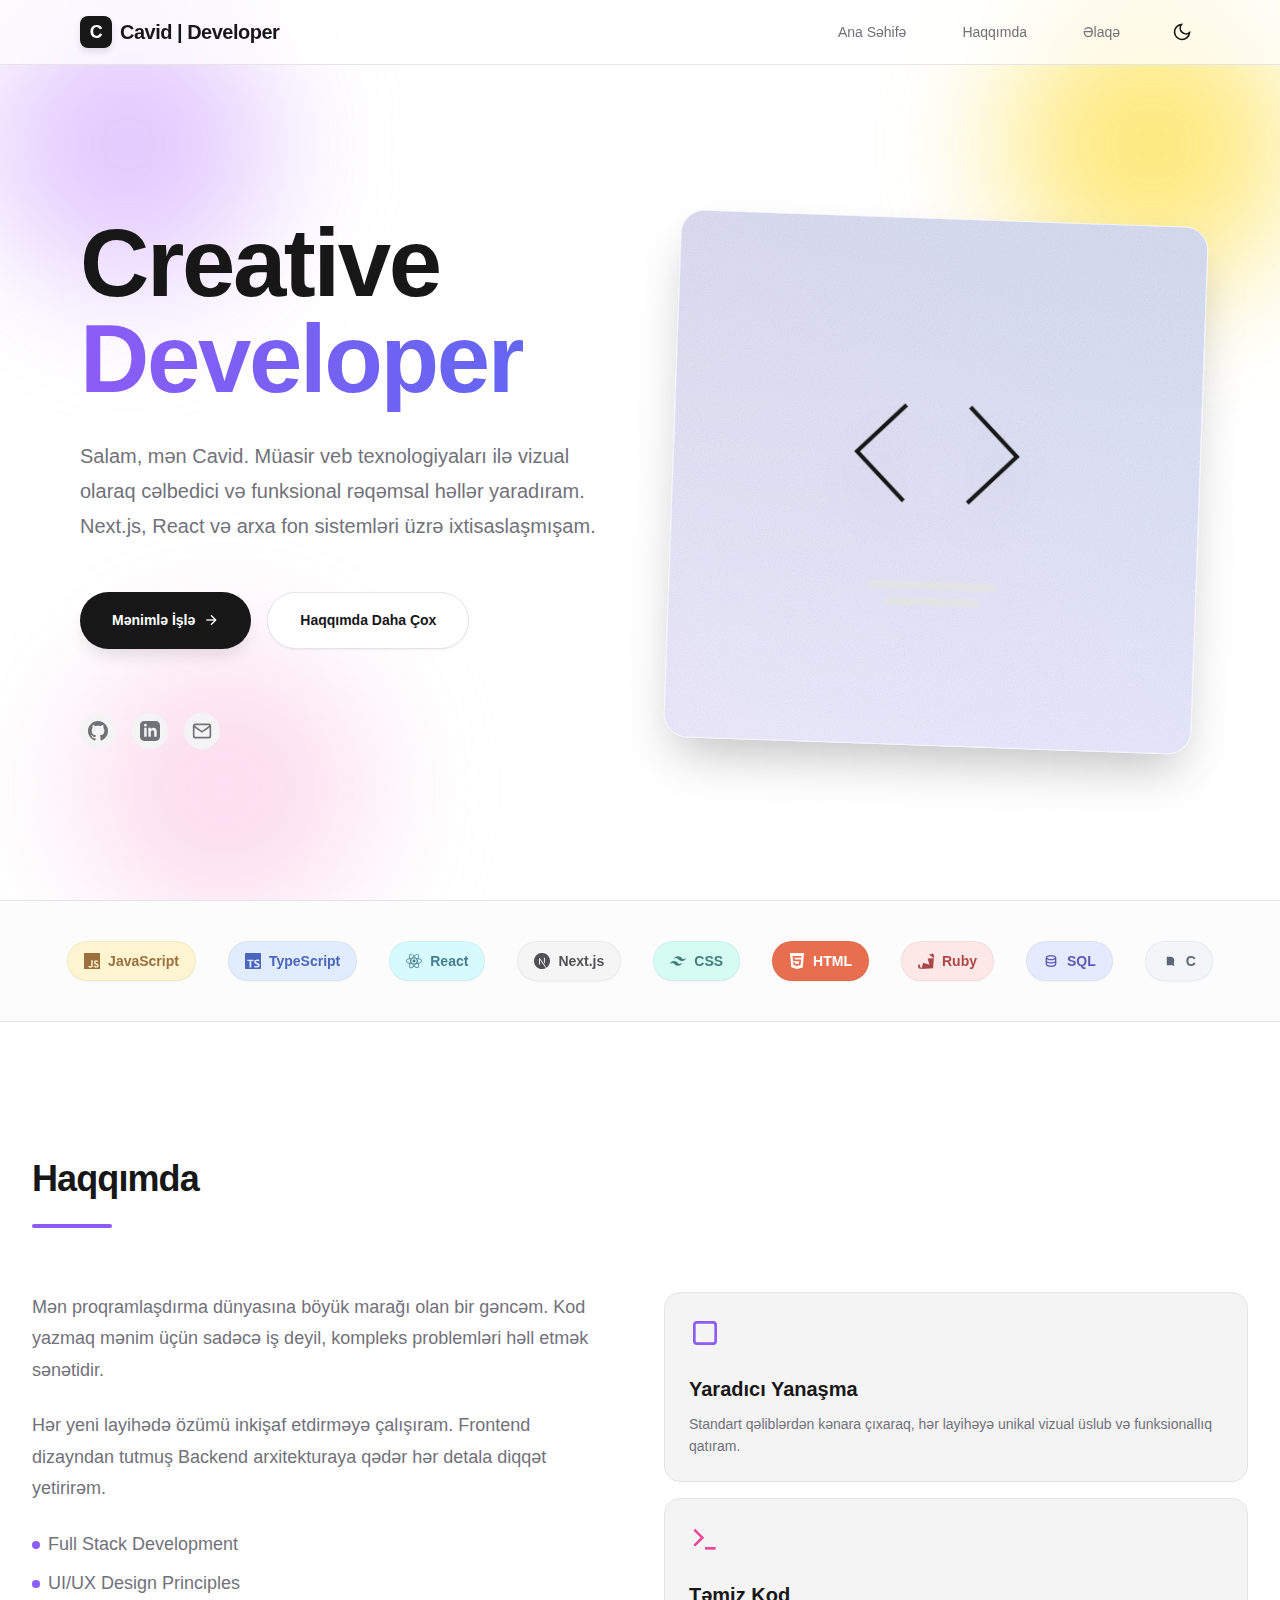
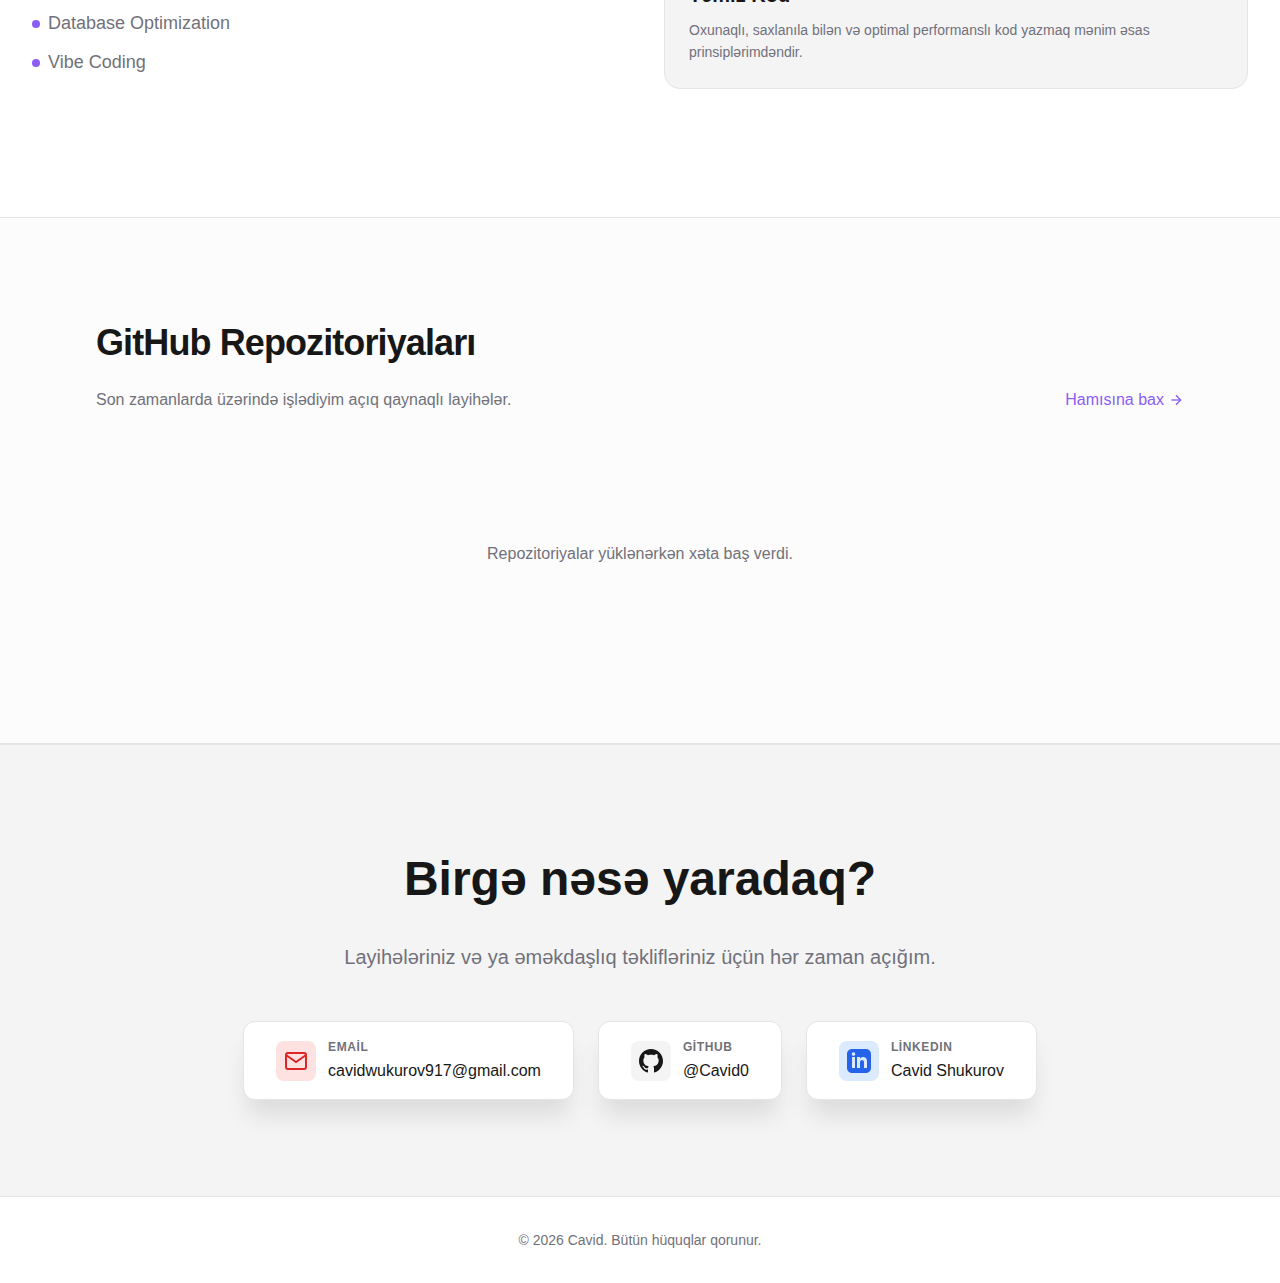
<file: index.html>
<!DOCTYPE html>
<html lang="az">
<head>
    <meta charset="UTF-8">
    <meta name="viewport" content="width=device-width, initial-scale=1.0">
    <title>Cavid | Developer</title>
    <link rel="stylesheet" href="styles.css">
</head>
<body>

    <nav class="navbar">
        <div class="nav-container">
            <div class="nav-logo">
                <a href="index.html" class="logo-link">
                    <span class="logo-box">C</span>
                    Cavid | Developer
                </a>
            </div>
            <div class="nav-menu">
                <a href="#hero" class="nav-link">Ana Səhifə</a>
                <a href="#about" class="nav-link">Haqqımda</a>
                <a href="#contact" class="nav-link">Əlaqə</a>
                <button id="theme-toggle" class="theme-toggle" aria-label="Toggle theme">
                    <svg class="sun-icon" width="20" height="20" viewBox="0 0 24 24" fill="none" stroke="currentColor" stroke-width="2">
                        <circle cx="12" cy="12" r="5"></circle>
                        <line x1="12" y1="1" x2="12" y2="3"></line>
                        <line x1="12" y1="21" x2="12" y2="23"></line>
                        <line x1="4.22" y1="4.22" x2="5.64" y2="5.64"></line>
                        <line x1="18.36" y1="18.36" x2="19.78" y2="19.78"></line>
                        <line x1="1" y1="12" x2="3" y2="12"></line>
                        <line x1="21" y1="12" x2="23" y2="12"></line>
                        <line x1="4.22" y1="19.78" x2="5.64" y2="18.36"></line>
                        <line x1="18.36" y1="5.64" x2="19.78" y2="4.22"></line>
                    </svg>
                    <svg class="moon-icon" width="20" height="20" viewBox="0 0 24 24" fill="none" stroke="currentColor" stroke-width="2">
                        <path d="M21 12.79A9 9 0 1 1 11.21 3 7 7 0 0 0 21 12.79z"></path>
                    </svg>
                </button>
            </div>
        </div>
    </nav>

    <main>

        <section id="hero" class="hero-section">
            <div class="blob blob-1"></div>
            <div class="blob blob-2"></div>
            <div class="blob blob-3"></div>

            <div class="hero-container">
                <div class="hero-content">
                    <h1 class="hero-title">
                        Creative <br>
                        <span class="gradient-text">Developer</span>
                    </h1>
                    
                    <p class="hero-description">
                        Salam, mən <strong>Cavid</strong>. Müasir veb texnologiyaları ilə vizual olaraq cəlbedici və funksional rəqəmsal həllər yaradıram. Next.js, React və arxa fon sistemləri üzrə ixtisaslaşmışam.
                    </p>
                    
                    <div class="hero-buttons">
                        <a href="#contact" class="btn btn-primary">
                            Mənimlə İşlə
                            <svg width="16" height="16" viewBox="0 0 24 24" fill="none" stroke="currentColor" stroke-width="2">
                                <line x1="5" y1="12" x2="19" y2="12"></line>
                                <polyline points="12 5 19 12 12 19"></polyline>
                            </svg>
                        </a>
                        <a href="#about" class="btn btn-secondary">Haqqımda Daha Çox</a>
                    </div>

                    <div class="social-links">
                        <a href="https://github.com/Cavid0" target="_blank" class="social-link" aria-label="GitHub">
                            <svg width="20" height="20" viewBox="0 0 24 24" fill="currentColor">
                                <path d="M12 0c-6.626 0-12 5.373-12 12 0 5.302 3.438 9.8 8.207 11.387.599.111.793-.261.793-.577v-2.234c-3.338.726-4.033-1.416-4.033-1.416-.546-1.387-1.333-1.756-1.333-1.756-1.089-.745.083-.729.083-.729 1.205.084 1.839 1.237 1.839 1.237 1.07 1.834 2.807 1.304 3.492.997.107-.775.418-1.305.762-1.604-2.665-.305-5.467-1.334-5.467-5.931 0-1.311.469-2.381 1.236-3.221-.124-.303-.535-1.524.117-3.176 0 0 1.008-.322 3.301 1.23.957-.266 1.983-.399 3.003-.404 1.02.005 2.047.138 3.006.404 2.291-1.552 3.297-1.23 3.297-1.23.653 1.653.242 2.874.118 3.176.77.84 1.235 1.911 1.235 3.221 0 4.609-2.807 5.624-5.479 5.921.43.372.823 1.102.823 2.222v3.293c0 .319.192.694.801.576 4.765-1.589 8.199-6.086 8.199-11.386 0-6.627-5.373-12-12-12z"/>
                            </svg>
                        </a>
                        <a href="https://www.linkedin.com/in/cavid-shukurov-2129152b2/" target="_blank" class="social-link" aria-label="LinkedIn">
                            <svg width="20" height="20" viewBox="0 0 24 24" fill="currentColor">
                                <path d="M19 0h-14c-2.761 0-5 2.239-5 5v14c0 2.761 2.239 5 5 5h14c2.762 0 5-2.239 5-5v-14c0-2.761-2.238-5-5-5zm-11 19h-3v-11h3v11zm-1.5-12.268c-.966 0-1.75-.79-1.75-1.764s.784-1.764 1.75-1.764 1.75.79 1.75 1.764-.783 1.764-1.75 1.764zm13.5 12.268h-3v-5.604c0-3.368-4-3.113-4 0v5.604h-3v-11h3v1.765c1.396-2.586 7-2.777 7 2.476v6.759z"/>
                            </svg>
                        </a>
                        <a href="mailto:cavidwukurov917@gmail.com" class="social-link" aria-label="Email">
                            <svg width="20" height="20" viewBox="0 0 24 24" fill="none" stroke="currentColor" stroke-width="2">
                                <path d="M4 4h16c1.1 0 2 .9 2 2v12c0 1.1-.9 2-2 2H4c-1.1 0-2-.9-2-2V6c0-1.1.9-2 2-2z"></path>
                                <polyline points="22,6 12,13 2,6"></polyline>
                            </svg>
                        </a>
                    </div>
                </div>
                
                <div class="hero-visual">
                    <div class="visual-card">
                        <div class="visual-noise"></div>
                        <div class="visual-gradient"></div>
                        <div class="visual-content">
                            <svg class="code-icon" viewBox="0 0 24 24" fill="none" stroke="currentColor" stroke-width="0.5">
                                <polyline points="16 18 22 12 16 6"></polyline>
                                <polyline points="8 6 2 12 8 18"></polyline>
                            </svg>
                            <div class="placeholder-lines">
                                <div class="placeholder-line"></div>
                                <div class="placeholder-line short"></div>
                            </div>
                        </div>
                    </div>
                </div>
            </div>
        </section>


        <section class="tech-stack-section">
            <div class="tech-container">
                <div class="skill-badge skill-javascript">
                    <svg width="16" height="16" viewBox="0 0 24 24" fill="currentColor">
                        <path d="M0 0h24v24H0V0zm22.034 18.276c-.175-1.095-.888-2.015-3.003-2.873-.736-.345-1.554-.585-1.797-1.14-.091-.33-.105-.51-.046-.705.15-.646.915-.84 1.515-.66.39.12.75.42.976.9 1.034-.676 1.034-.676 1.755-1.125-.27-.42-.404-.601-.586-.78-.63-.705-1.469-1.065-2.834-1.034l-.705.089c-.676.165-1.32.525-1.71 1.005-1.14 1.291-.811 3.541.569 4.471 1.365 1.02 3.361 1.244 3.616 2.205.24 1.17-.87 1.545-1.966 1.41-.811-.18-1.26-.586-1.755-1.336l-1.83 1.051c.21.48.45.689.81 1.109 1.74 1.756 6.09 1.666 6.871-1.004.029-.09.24-.705.074-1.65l.046.067zm-8.983-7.245h-2.248c0 1.938-.009 3.864-.009 5.805 0 1.232.063 2.363-.138 2.711-.33.689-1.18.601-1.566.48-.396-.196-.597-.466-.83-.855-.063-.105-.11-.196-.127-.196l-1.825 1.125c.305.63.75 1.172 1.324 1.517.855.51 2.004.675 3.207.405.783-.226 1.458-.691 1.811-1.411.51-.93.402-2.07.397-3.346.012-2.054 0-4.109 0-6.179l.004-.056z"/>
                    </svg>
                    <span>JavaScript</span>
                </div>
                <div class="skill-badge skill-typescript">
                    <svg width="16" height="16" viewBox="0 0 24 24" fill="currentColor">
                        <path d="M1.125 0C.502 0 0 .502 0 1.125v21.75C0 23.498.502 24 1.125 24h21.75c.623 0 1.125-.502 1.125-1.125V1.125C24 .502 23.498 0 22.875 0zm17.363 9.75c.612 0 1.154.037 1.627.111a6.38 6.38 0 0 1 1.306.34v2.458a3.95 3.95 0 0 0-.643-.361 5.093 5.093 0 0 0-.717-.26 5.453 5.453 0 0 0-1.426-.2c-.3 0-.573.028-.819.086a2.1 2.1 0 0 0-.623.242c-.17.104-.3.229-.393.374a.888.888 0 0 0-.14.49c0 .196.053.373.156.529.104.156.252.304.443.444s.423.276.696.41c.273.135.582.274.926.416.47.197.892.407 1.266.628.374.222.695.473.963.753.268.279.472.598.614.957.142.359.214.776.214 1.253 0 .657-.125 1.21-.373 1.656a3.033 3.033 0 0 1-1.012 1.085 4.38 4.38 0 0 1-1.487.596c-.566.12-1.163.18-1.79.18a9.916 9.916 0 0 1-1.84-.164 5.544 5.544 0 0 1-1.512-.493v-2.63a5.033 5.033 0 0 0 3.237 1.2c.333 0 .624-.03.872-.09.249-.06.456-.144.623-.25.166-.108.29-.234.373-.38a1.023 1.023 0 0 0-.074-1.089 2.12 2.12 0 0 0-.537-.5 5.597 5.597 0 0 0-.807-.444 27.72 27.72 0 0 0-1.007-.436c-.918-.383-1.602-.852-2.053-1.405-.45-.553-.676-1.222-.676-2.005 0-.614.123-1.141.369-1.582.246-.441.58-.804 1.004-1.089a4.494 4.494 0 0 1 1.47-.629 7.536 7.536 0 0 1 1.77-.201zm-15.113.188h9.563v2.166H9.506v9.646H6.789v-9.646H3.375z"/>
                    </svg>
                    <span>TypeScript</span>
                </div>
                <div class="skill-badge skill-react">
                    <svg width="16" height="16" viewBox="0 0 24 24" fill="currentColor">
                        <path d="M14.23 12.004a2.236 2.236 0 0 1-2.235 2.236 2.236 2.236 0 0 1-2.236-2.236 2.236 2.236 0 0 1 2.235-2.236 2.236 2.236 0 0 1 2.236 2.236zm2.648-10.69c-1.346 0-3.107.96-4.888 2.622-1.78-1.653-3.542-2.602-4.887-2.602-.41 0-.783.093-1.106.278-1.375.793-1.683 3.264-.973 6.365C1.98 8.917 0 10.42 0 12.004c0 1.59 1.99 3.097 5.043 4.03-.704 3.113-.39 5.588.988 6.38.32.187.69.275 1.102.275 1.345 0 3.107-.96 4.888-2.624 1.78 1.654 3.542 2.603 4.887 2.603.41 0 .783-.09 1.106-.275 1.374-.792 1.683-3.263.973-6.365C22.02 15.096 24 13.59 24 12.004c0-1.59-1.99-3.097-5.043-4.032.704-3.11.39-5.587-.988-6.38-.318-.184-.688-.277-1.092-.278zm-.005 1.09v.006c.225 0 .406.044.558.127.666.382.955 1.835.73 3.704-.054.46-.142.945-.25 1.44-.96-.236-2.006-.417-3.107-.534-.66-.905-1.345-1.727-2.035-2.447 1.592-1.48 3.087-2.292 4.105-2.295zm-9.77.02c1.012 0 2.514.808 4.11 2.28-.686.72-1.37 1.537-2.02 2.442-1.107.117-2.154.298-3.113.538-.112-.49-.195-.964-.254-1.42-.23-1.868.054-3.32.714-3.707.19-.09.4-.127.563-.132zm4.882 3.05c.455.468.91.992 1.36 1.564-.44-.02-.89-.034-1.345-.034-.46 0-.915.01-1.36.034.44-.572.895-1.096 1.345-1.565zM12 8.1c.74 0 1.477.034 2.202.093.406.582.802 1.203 1.183 1.86.372.64.71 1.29 1.018 1.946-.308.655-.646 1.31-1.013 1.95-.38.66-.773 1.288-1.18 1.87-.728.063-1.466.098-2.21.098-.74 0-1.477-.035-2.202-.093-.406-.582-.802-1.204-1.183-1.86-.372-.64-.71-1.29-1.018-1.946.303-.657.646-1.313 1.013-1.954.38-.66.773-1.286 1.18-1.868.728-.064 1.466-.098 2.21-.098zm-3.635.254c-.24.377-.48.763-.704 1.16-.225.39-.435.782-.635 1.174-.265-.656-.49-1.31-.676-1.947.64-.15 1.315-.283 2.015-.386zm7.26 0c.695.103 1.365.23 2.006.387-.18.632-.405 1.282-.66 1.933-.2-.39-.41-.783-.64-1.174-.225-.392-.465-.774-.705-1.146zm3.063.675c.484.15.944.317 1.375.498 1.732.74 2.852 1.708 2.852 2.476-.005.768-1.125 1.74-2.857 2.475-.42.18-.88.342-1.355.493-.28-.958-.646-1.956-1.1-2.98.45-1.017.81-2.01 1.085-2.964zm-13.395.004c.278.96.645 1.957 1.1 2.98-.45 1.017-.812 2.01-1.086 2.964-.484-.15-.944-.318-1.37-.5-1.732-.737-2.852-1.706-2.852-2.474 0-.768 1.12-1.742 2.852-2.476.42-.18.88-.342 1.356-.494zm11.678 4.28c.265.657.49 1.312.676 1.948-.64.157-1.316.29-2.016.39.24-.375.48-.762.705-1.158.225-.39.435-.788.636-1.18zm-9.945.02c.2.392.41.783.64 1.175.23.39.465.772.705 1.143-.695-.102-1.365-.23-2.006-.386.18-.63.406-1.282.66-1.933zM17.92 16.32c.112.493.2.968.254 1.423.23 1.868-.054 3.32-.714 3.708-.147.09-.338.128-.563.128-1.012 0-2.514-.807-4.11-2.28.686-.72 1.37-1.536 2.02-2.44 1.107-.118 2.154-.3 3.113-.54zm-11.83.01c.96.234 2.006.415 3.107.532.66.905 1.345 1.727 2.035 2.446-1.595 1.483-3.092 2.295-4.11 2.295-.22-.005-.406-.05-.553-.132-.666-.38-.955-1.834-.73-3.703.054-.46.142-.944.25-1.438zm4.56.64c.44.02.89.034 1.345.034.46 0 .915-.01 1.36-.034-.44.572-.895 1.095-1.345 1.565-.455-.47-.91-.993-1.36-1.565z"/>
                    </svg>
                    <span>React</span>
                </div>
                <div class="skill-badge skill-nextjs">
                    <svg width="16" height="16" viewBox="0 0 24 24" fill="currentColor">
                        <path d="M11.572 0c-.176 0-.31.001-.358.007a19.76 19.76 0 0 1-.364.033C7.443.346 4.25 2.185 2.228 5.012a11.875 11.875 0 0 0-2.119 5.243c-.096.659-.108.854-.108 1.747s.012 1.089.108 1.748c.652 4.506 3.86 8.292 8.209 9.695.779.25 1.6.422 2.534.525.363.04 1.935.04 2.299 0 1.611-.178 2.977-.577 4.323-1.264.207-.106.247-.134.219-.158-.02-.013-.9-1.193-1.955-2.62l-1.919-2.592-2.404-3.558a338.739 338.739 0 0 0-2.422-3.556c-.009-.002-.018 1.579-.023 3.51-.007 3.38-.01 3.515-.052 3.595a.426.426 0 0 1-.206.214c-.075.037-.14.044-.495.044H7.81l-.108-.068a.438.438 0 0 1-.157-.171l-.049-.106.005-4.703.007-4.705.072-.092a.645.645 0 0 1 .174-.143c.096-.047.134-.051.54-.051.478 0 .558.018.682.154.035.038 1.337 1.999 2.895 4.361a10760.433 10760.433 0 0 0 4.735 7.17l1.9 2.879.096-.063a12.317 12.317 0 0 0 2.466-2.163 11.944 11.944 0 0 0 2.824-6.134c.096-.66.108-.854.108-1.748 0-.893-.012-1.088-.108-1.747-.652-4.506-3.859-8.292-8.208-9.695a12.597 12.597 0 0 0-2.499-.523A33.119 33.119 0 0 0 11.573 0zm4.069 7.217c.347 0 .408.005.486.047a.473.473 0 0 1 .237.277c.018.06.023 1.365.018 4.304l-.006 4.218-.744-1.14-.746-1.14v-3.066c0-1.982.01-3.097.023-3.15a.478.478 0 0 1 .233-.296c.096-.05.13-.054.5-.054z"/>
                    </svg>
                    <span>Next.js</span>
                </div>
                <div class="skill-badge skill-tailwind">
                    <svg width="16" height="16" viewBox="0 0 24 24" fill="currentColor">
                        <path d="M12.001,4.8c-3.2,0-5.2,1.6-6,4.8c1.2-1.6,2.6-2.2,4.2-1.8c0.913,0.228,1.565,0.89,2.288,1.624 C13.666,10.618,15.027,12,18.001,12c3.2,0,5.2-1.6,6-4.8c-1.2,1.6-2.6,2.2-4.2,1.8c-0.913-0.228-1.565-0.89-2.288-1.624 C16.337,6.182,14.976,4.8,12.001,4.8z M6.001,12c-3.2,0-5.2,1.6-6,4.8c1.2-1.6,2.6-2.2,4.2-1.8c0.913,0.228,1.565,0.89,2.288,1.624 c1.177,1.194,2.538,2.576,5.512,2.576c3.2,0,5.2-1.6,6-4.8c-1.2,1.6-2.6,2.2-4.2,1.8c-0.913-0.228-1.565-0.89-2.288-1.624 C10.337,13.382,8.976,12,6.001,12z"/>
                    </svg>
                    <span>CSS</span>
                </div>                <div class="skill-badge skill-html">
                    <svg width="16" height="16" viewBox="0 0 24 24" fill="currentColor">
                        <path d="M1.5 0h21l-1.91 21.563L11.977 24l-8.565-2.438L1.5 0zm7.031 9.75l-.232-2.718 10.059.003.23-2.622L5.412 4.41l.698 8.01h9.126l-.326 3.426-2.91.804-2.955-.81-.188-2.11H6.248l.33 4.171L12 19.351l5.379-1.443.744-8.157H8.531z"/>
                    </svg>
                    <span>HTML</span>
                </div>                <div class="skill-badge skill-ruby">
                    <svg width="16" height="16" viewBox="0 0 24 24" fill="currentColor">
                        <path d="M20.156.083c3.033.525 3.893 2.598 3.829 4.77L24 4.822 22.635 22.71 4.89 23.926h.016C3.433 23.864.15 23.729 0 19.139l1.645-3 2.819 6.586.503 1.172 2.805-9.144-.03.007.016-.03 9.255 2.956-1.396-5.431-.99-3.9 8.82-.569-.615-.51L16.5 2.114 21.2 1.5l-.69-1.417h-.354z"/>
                    </svg>
                    <span>Ruby</span>
                </div>
                <div class="skill-badge skill-sql">
                    <svg width="16" height="16" viewBox="0 0 24 24" fill="currentColor">
                        <path d="M12 3C7.58 3 4 4.79 4 7v10c0 2.21 3.59 4 8 4s8-1.79 8-4V7c0-2.21-3.58-4-8-4zm6 14c0 .55-2.69 2-6 2s-6-1.45-6-2v-2.23c1.61.78 3.72 1.23 6 1.23s4.39-.45 6-1.23V17zm0-4.55c-1.3.95-3.58 1.55-6 1.55s-4.7-.6-6-1.55V9.64C7.47 10.47 9.61 11 12 11s4.53-.53 6-1.36v2.81zM12 9C8.69 9 6 7.55 6 7s2.69-2 6-2 6 1.45 6 2-2.69 2-6 2z"/>
                    </svg>
                    <span>SQL</span>
                </div>
                <div class="skill-badge skill-c">
                    <svg width="16" height="16" viewBox="0 0 24 24" fill="currentColor">
                        <path d="M16.5921 9.1962C17.1521 9.6362 17.5821 10.1962 17.8821 10.8762C18.1921 11.5462 18.3521 12.2662 18.3521 13.0462C18.3521 13.8262 18.1921 14.5562 17.8721 15.2262C17.5621 15.9062 17.1321 16.4662 16.5821 16.8962C16.0321 17.3362 15.4021 17.6662 14.6921 17.8762C13.9821 18.0862 13.2321 18.1962 12.4421 18.1962H7.1621V5.8062H12.4421C13.2221 5.8062 13.9721 5.9062 14.6921 6.1162C15.4021 6.3262 16.0321 6.6662 16.5821 7.1062C17.1321 7.5462 17.5621 8.1062 17.8721 8.7762C18.1821 9.4462 18.3421 10.2362 18.3421 11.1462C18.3421 11.5562 18.3021 11.9562 18.2121 12.3362C18.1221 12.7162 17.9921 13.0762 17.8121 13.4262C17.6221 13.7662 17.3921 14.0862 17.1121 14.3862C16.8321 14.6862 16.5021 14.9562 16.1321 15.1962C16.4821 15.3862 16.8021 15.6062 17.0821 15.8562C17.3721 16.1062 17.6221 16.3962 17.8321 16.7162C18.0521 17.0362 18.2221 17.3862 18.3521 17.7662C18.4821 18.1462 18.5521 18.5462 18.5521 18.9662V19.1962H15.9321V18.9662C15.9321 18.5562 15.8621 18.1762 15.7221 17.8262C15.5821 17.4762 15.3821 17.1762 15.1221 16.9162C14.8621 16.6562 14.5421 16.4562 14.1721 16.3162C13.8021 16.1762 13.3821 16.1062 12.9121 16.1062H9.7821V18.1962H7.1621V5.8062H9.7821V13.9062H12.9121C13.3821 13.9062 13.8021 13.8362 14.1721 13.6962C14.5421 13.5562 14.8621 13.3562 15.1221 13.0962C15.3821 12.8362 15.5821 12.5362 15.7221 12.1862C15.8621 11.8362 15.9321 11.4562 15.9321 11.0462C15.9321 10.6362 15.8621 10.2562 15.7221 9.9062C15.5821 9.5562 15.3821 9.2562 15.1221 8.9962C14.8621 8.7362 14.5421 8.5362 14.1721 8.3962C13.8021 8.2562 13.3821 8.1862 12.9121 8.1862H9.7821V5.8062H12.4421C13.2221 5.8062 13.9721 5.9062 14.6921 6.1162C15.4021 6.3262 16.0321 6.6662 16.5821 7.1062Z"/>
                    </svg>
                    <span>C</span>
                </div>
            </div>
        </section>


        <section id="about" class="about-section">
            <div class="about-container">
                <div class="section-header">
                    <h2 class="section-title">Haqqımda</h2>
                    <div class="title-underline"></div>
                </div>
                
                <div class="about-grid">
                    <div class="about-text">
                        <p>
                            Mən proqramlaşdırma dünyasına böyük marağı olan bir gəncəm. Kod yazmaq mənim üçün sadəcə iş deyil, kompleks problemləri həll etmək sənətidir.
                        </p>
                        <p>
                            Hər yeni layihədə özümü inkişaf etdirməyə çalışıram. Frontend dizayndan tutmuş Backend arxitekturaya qədər hər detala diqqət yetirirəm.
                        </p>
                        <ul class="about-list">
                            <li>
                                <span class="list-dot"></span>
                                Full Stack Development
                            </li>
                            <li>
                                <span class="list-dot"></span>
                                UI/UX Design Principles
                            </li>
                            <li>
                                <span class="list-dot"></span>
                                Database Optimization
                            </li>
                            <li>
                                <span class="list-dot"></span>
                                Vibe Coding
                            </li>
                        </ul>
                    </div>

                    <div class="about-cards">
                        <div class="feature-card">
                            <svg class="feature-icon" width="32" height="32" viewBox="0 0 24 24" fill="none" stroke="currentColor" stroke-width="2">
                                <rect x="4" y="4" width="16" height="16" rx="2" ry="2"></rect>
                            </svg>
                            <h3 class="feature-title">Yaradıcı Yanaşma</h3>
                            <p class="feature-description">Standart qəliblərdən kənara çıxaraq, hər layihəyə unikal vizual üslub və funksionallıq qatıram.</p>
                        </div>
                        <div class="feature-card">
                            <svg class="feature-icon feature-icon-pink" width="32" height="32" viewBox="0 0 24 24" fill="none" stroke="currentColor" stroke-width="2">
                                <polyline points="4 17 10 11 4 5"></polyline>
                                <line x1="12" y1="19" x2="20" y2="19"></line>
                            </svg>
                            <h3 class="feature-title">Təmiz Kod</h3>
                            <p class="feature-description">Oxunaqlı, saxlanıla bilən və optimal performanslı kod yazmaq mənim əsas prinsiplərimdəndir.</p>
                        </div>
                    </div>
                </div>
            </div>
        </section>


        <section class="projects-section">
            <div class="projects-container">
                <div class="projects-header">
                    <div>
                        <h2 class="section-title">GitHub Repozitoriyaları</h2>
                        <p class="section-subtitle">Son zamanlarda üzərində işlədiyim açıq qaynaqlı layihələr.</p>
                    </div>
                    <a href="https://github.com/Cavid0" target="_blank" class="view-all-link">
                        Hamısına bax
                        <svg width="16" height="16" viewBox="0 0 24 24" fill="none" stroke="currentColor" stroke-width="2">
                            <line x1="5" y1="12" x2="19" y2="12"></line>
                            <polyline points="12 5 19 12 12 19"></polyline>
                        </svg>
                    </a>
                </div>

                <div id="github-repos" class="repos-grid">
                    <div class="loading-message">GitHub repozitoriyaları yüklənir...</div>
                </div>
            </div>
        </section>


        <section id="contact" class="contact-section">
            <div class="contact-container">
                <h2 class="contact-title">Birgə nəsə yaradaq?</h2>
                <p class="contact-description">
                    Layihələriniz və ya əməkdaşlıq təklifləriniz üçün hər zaman açığım.
                </p>
                
                <div class="contact-cards">
                    <a href="mailto:cavidwukurov917@gmail.com" class="contact-card">
                        <div class="contact-icon contact-icon-red">
                            <svg width="24" height="24" viewBox="0 0 24 24" fill="none" stroke="currentColor" stroke-width="2">
                                <path d="M4 4h16c1.1 0 2 .9 2 2v12c0 1.1-.9 2-2 2H4c-1.1 0-2-.9-2-2V6c0-1.1.9-2 2-2z"></path>
                                <polyline points="22,6 12,13 2,6"></polyline>
                            </svg>
                        </div>
                        <div class="contact-info">
                            <p class="contact-label">Email</p>
                            <p class="contact-value">cavidwukurov917@gmail.com</p>
                        </div>
                    </a>

                    <a href="https://github.com/Cavid0" target="_blank" class="contact-card">
                        <div class="contact-icon contact-icon-gray">
                            <svg width="24" height="24" viewBox="0 0 24 24" fill="currentColor">
                                <path d="M12 0c-6.626 0-12 5.373-12 12 0 5.302 3.438 9.8 8.207 11.387.599.111.793-.261.793-.577v-2.234c-3.338.726-4.033-1.416-4.033-1.416-.546-1.387-1.333-1.756-1.333-1.756-1.089-.745.083-.729.083-.729 1.205.084 1.839 1.237 1.839 1.237 1.07 1.834 2.807 1.304 3.492.997.107-.775.418-1.305.762-1.604-2.665-.305-5.467-1.334-5.467-5.931 0-1.311.469-2.381 1.236-3.221-.124-.303-.535-1.524.117-3.176 0 0 1.008-.322 3.301 1.23.957-.266 1.983-.399 3.003-.404 1.02.005 2.047.138 3.006.404 2.291-1.552 3.297-1.23 3.297-1.23.653 1.653.242 2.874.118 3.176.77.84 1.235 1.911 1.235 3.221 0 4.609-2.807 5.624-5.479 5.921.43.372.823 1.102.823 2.222v3.293c0 .319.192.694.801.576 4.765-1.589 8.199-6.086 8.199-11.386 0-6.627-5.373-12-12-12z"/>
                            </svg>
                        </div>
                        <div class="contact-info">
                            <p class="contact-label">GitHub</p>
                            <p class="contact-value">@Cavid0</p>
                        </div>
                    </a>

                    <a href="https://www.linkedin.com/in/cavid-shukurov-2129152b2/" target="_blank" class="contact-card">
                        <div class="contact-icon contact-icon-blue">
                            <svg width="24" height="24" viewBox="0 0 24 24" fill="currentColor">
                                <path d="M19 0h-14c-2.761 0-5 2.239-5 5v14c0 2.761 2.239 5 5 5h14c2.762 0 5-2.239 5-5v-14c0-2.761-2.238-5-5-5zm-11 19h-3v-11h3v11zm-1.5-12.268c-.966 0-1.75-.79-1.75-1.764s.784-1.764 1.75-1.764 1.75.79 1.75 1.764-.783 1.764-1.75 1.764zm13.5 12.268h-3v-5.604c0-3.368-4-3.113-4 0v5.604h-3v-11h3v1.765c1.396-2.586 7-2.777 7 2.476v6.759z"/>
                            </svg>
                        </div>
                        <div class="contact-info">
                            <p class="contact-label">LinkedIn</p>
                            <p class="contact-value">Cavid Shukurov</p>
                        </div>
                    </a>
                </div>
            </div>
        </section>
    </main>


    <footer class="footer">
        <div class="footer-container">
            <p>&copy; 2026 Cavid. Bütün hüquqlar qorunur.</p>
        </div>
    </footer>

    <script src="script.js"></script>
</body>
</html>
</file>
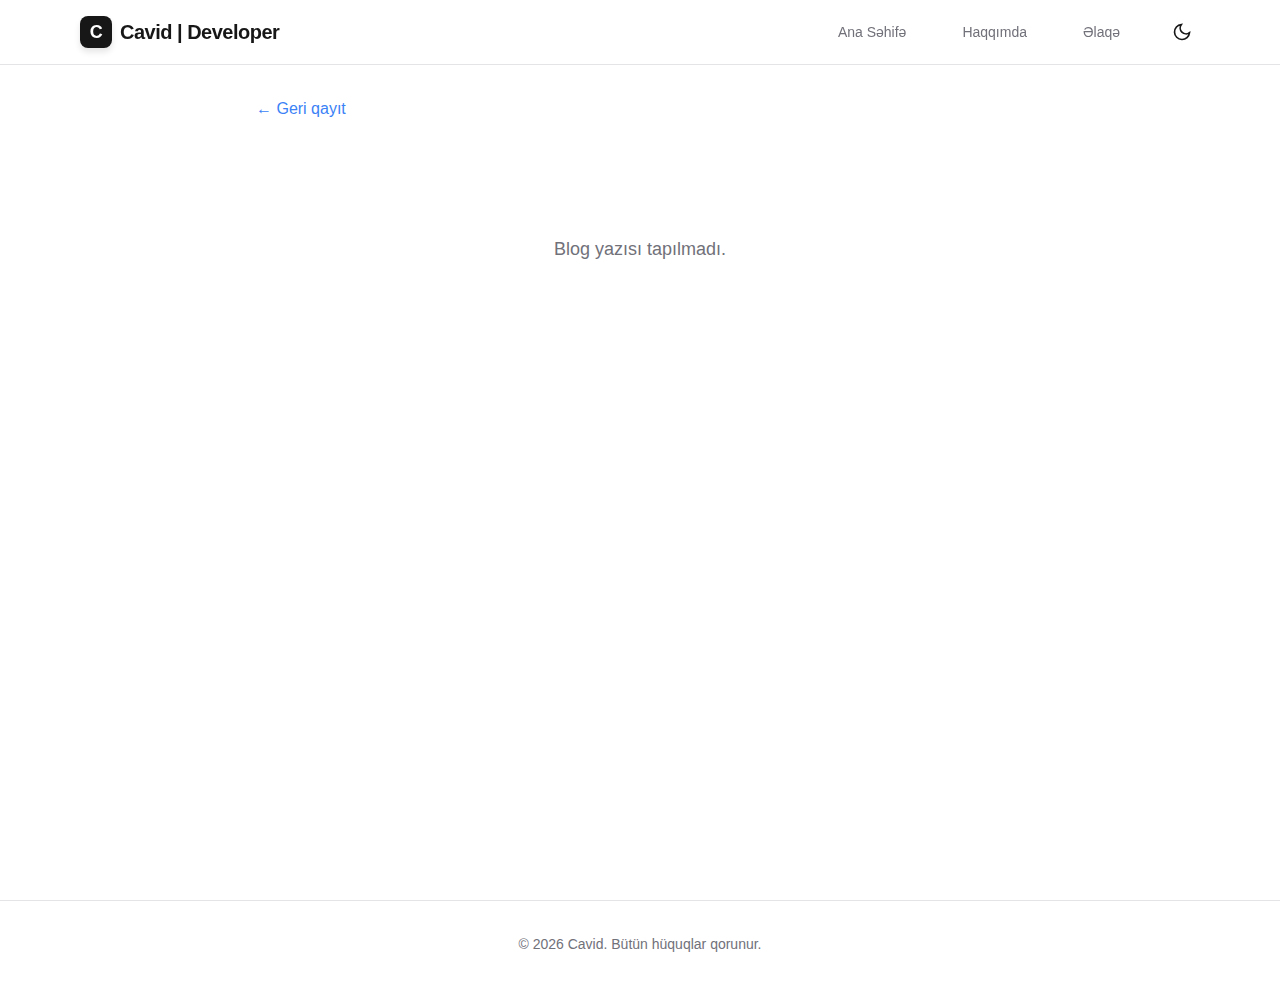
<file: blog.html>
<!DOCTYPE html>
<html lang="az">
<head>
    <meta charset="UTF-8">
    <meta name="viewport" content="width=device-width, initial-scale=1.0">
    <title>Blog Yazısı | Cavid</title>
    <link rel="stylesheet" href="styles.css">
</head>
<body>
    <!-- Navbar -->
    <nav class="navbar">
        <div class="nav-container">
            <div class="nav-logo">
                <a href="index.html" class="logo-link">
                    <span class="logo-box">C</span>
                    Cavid | Developer
                </a>
            </div>
            <div class="nav-menu">
                <a href="index.html#hero" class="nav-link">Ana Səhifə</a>
                <a href="index.html#about" class="nav-link">Haqqımda</a>
                <a href="index.html#contact" class="nav-link">Əlaqə</a>
                <button id="theme-toggle" class="theme-toggle" aria-label="Toggle theme">
                    <svg class="sun-icon" width="20" height="20" viewBox="0 0 24 24" fill="none" stroke="currentColor" stroke-width="2">
                        <circle cx="12" cy="12" r="5"></circle>
                        <line x1="12" y1="1" x2="12" y2="3"></line>
                        <line x1="12" y1="21" x2="12" y2="23"></line>
                        <line x1="4.22" y1="4.22" x2="5.64" y2="5.64"></line>
                        <line x1="18.36" y1="18.36" x2="19.78" y2="19.78"></line>
                        <line x1="1" y1="12" x2="3" y2="12"></line>
                        <line x1="21" y1="12" x2="23" y2="12"></line>
                        <line x1="4.22" y1="19.78" x2="5.64" y2="18.36"></line>
                        <line x1="18.36" y1="5.64" x2="19.78" y2="4.22"></line>
                    </svg>
                    <svg class="moon-icon" width="20" height="20" viewBox="0 0 24 24" fill="none" stroke="currentColor" stroke-width="2">
                        <path d="M21 12.79A9 9 0 1 1 11.21 3 7 7 0 0 0 21 12.79z"></path>
                    </svg>
                </button>
            </div>
        </div>
    </nav>

    <main class="blog-post-main">
        <div class="blog-post-container">
            <a href="index.html" class="back-link">&larr; Geri qayıt</a>
            <article id="blog-post-content">
                <div class="loading-message">Yüklənir...</div>
            </article>
        </div>
    </main>

    <!-- Footer -->
    <footer class="footer">
        <div class="footer-container">
            <p>&copy; 2026 Cavid. Bütün hüquqlar qorunur.</p>
        </div>
    </footer>

    <script src="blog.js"></script>
</body>
</html>
</file>
<file: styles.css>
:root {
    --background: #ffffff;
    --foreground: #171717;
    --border: #e4e4e7;
    --muted: #f4f4f5;
    --muted-foreground: #71717a;
    --accent: #8b5cf6;
}

.dark {
    --background: #000000;
    --foreground: #ededed;
    --border: #27272a;
    --muted: #18181b;
    --muted-foreground: #a1a1aa;
}

* {
    margin: 0;
    padding: 0;
    box-sizing: border-box;
}

html {
    scroll-behavior: smooth;
}

body {
    background: var(--background);
    color: var(--foreground);
    font-family: -apple-system, BlinkMacSystemFont, 'Segoe UI', 'Roboto', 'Oxygen', 'Ubuntu', 'Cantarell', sans-serif;
    transition: background-color 0.3s ease, color 0.3s ease;
    line-height: 1.6;
}

.navbar {
    position: fixed;
    top: 0;
    left: 0;
    right: 0;
    border-bottom: 1px solid var(--border);
    background: rgba(255, 255, 255, 0.7);
    backdrop-filter: blur(20px);
    -webkit-backdrop-filter: blur(20px);
    z-index: 100;
    transition: all 0.3s;
}

.dark .navbar {
    background: rgba(0, 0, 0, 0.7);
}

.nav-container {
    max-width: 1152px;
    margin: 0 auto;
    padding: 0 1rem;
    display: flex;
    justify-content: space-between;
    align-items: center;
    height: 64px;
}

.nav-logo .logo-link {
    display: flex;
    align-items: center;
    gap: 0.5rem;
    text-decoration: none;
    color: var(--foreground);
    font-weight: 700;
    font-size: 1.25rem;
    letter-spacing: -0.025em;
}

.logo-box {
    width: 32px;
    height: 32px;
    background: var(--foreground);
    color: var(--background);
    border-radius: 0.5rem;
    display: flex;
    align-items: center;
    justify-content: center;
    font-size: 1.125rem;
    box-shadow: 0 4px 6px rgba(0, 0, 0, 0.1);
    transition: transform 0.2s;
}

.logo-link:hover .logo-box {
    transform: scale(1.1);
}

.nav-menu {
    display: flex;
    align-items: center;
    gap: 2rem;
}

.nav-link {
    text-decoration: none;
    color: var(--muted-foreground);
    font-size: 0.875rem;
    font-weight: 500;
    padding: 0.5rem 0.75rem;
    transition: color 0.2s;
}

.nav-link:hover {
    color: var(--foreground);
}

.theme-toggle {
    background: transparent;
    border: none;
    cursor: pointer;
    padding: 0.5rem;
    border-radius: 0.5rem;
    color: var(--foreground);
    display: flex;
    align-items: center;
    justify-content: center;
    transition: background 0.2s;
}

.theme-toggle:hover {
    background: var(--muted);
}

.sun-icon {
    display: none;
}

.moon-icon {
    display: block;
}

.dark .sun-icon {
    display: block;
}

.dark .moon-icon {
    display: none;
}

.hero-section {
    min-height: 100vh;
    display: flex;
    align-items: center;
    justify-content: center;
    padding-top: 64px;
    position: relative;
    overflow: hidden;
}

.blob {
    position: absolute;
    width: 288px;
    height: 288px;
    border-radius: 50%;
    filter: blur(64px);
    opacity: 0.7;
    animation: blob 7s infinite;
}

.blob-1 {
    top: 0;
    left: -16px;
    background: #d8b4fe;
}

.dark .blob-1 {
    background: rgba(139, 92, 246, 0.2);
}

.blob-2 {
    top: 0;
    right: -16px;
    background: #fde047;
    animation-delay: 2s;
}

.dark .blob-2 {
    background: rgba(250, 204, 21, 0.2);
}

.blob-3 {
    bottom: -32px;
    left: 80px;
    background: #fbcfe8;
    animation-delay: 4s;
}

.dark .blob-3 {
    background: rgba(236, 72, 153, 0.2);
}

@keyframes blob {
    0%, 100% {
        transform: translate(0, 0) scale(1);
    }
    33% {
        transform: translate(30px, -50px) scale(1.1);
    }
    66% {
        transform: translate(-20px, 20px) scale(0.9);
    }
}

.hero-container {
    max-width: 1152px;
    margin: 0 auto;
    padding: 0 1rem;
    position: relative;
    z-index: 10;
    width: 100%;
    display: flex;
    flex-direction: column;
    align-items: center;
    gap: 4rem;
}

@media (min-width: 1024px) {
    .hero-container {
        flex-direction: row;
    }
}

.hero-content {
    flex: 1;
    text-align: center;
    display: flex;
    flex-direction: column;
    gap: 2rem;
}

@media (min-width: 1024px) {
    .hero-content {
        text-align: left;
    }
}

.status-badge {
    display: inline-flex;
    align-items: center;
    padding: 0.25rem 0.75rem;
    border-radius: 9999px;
    border: 1px solid var(--border);
    background: rgba(255, 255, 255, 0.5);
    backdrop-filter: blur(8px);
    font-size: 0.875rem;
    color: var(--foreground);
    box-shadow: 0 1px 2px rgba(0, 0, 0, 0.05);
    width: fit-content;
    margin: 0 auto;
}

@media (min-width: 1024px) {
    .status-badge {
        margin: 0;
    }
}

.dark .status-badge {
    background: rgba(24, 24, 27, 0.5);
}

.status-dot {
    width: 8px;
    height: 8px;
    border-radius: 50%;
    background: #22c55e;
    margin-right: 0.5rem;
    animation: pulse 2s cubic-bezier(0.4, 0, 0.6, 1) infinite;
}

@keyframes pulse {
    0%, 100% {
        opacity: 1;
    }
    50% {
        opacity: 0.5;
    }
}

.hero-title {
    font-size: 3rem;
    font-weight: 800;
    letter-spacing: -0.025em;
    color: var(--foreground);
    line-height: 1;
}

@media (min-width: 640px) {
    .hero-title {
        font-size: 4.5rem;
    }
}

@media (min-width: 1024px) {
    .hero-title {
        font-size: 6rem;
    }
}

.gradient-text {
    background: linear-gradient(to right, #8b5cf6, #6366f1);
    -webkit-background-clip: text;
    -webkit-text-fill-color: transparent;
    background-clip: text;
}

.dark .gradient-text {
    background: linear-gradient(to right, #a78bfa, #818cf8);
    -webkit-background-clip: text;
    -webkit-text-fill-color: transparent;
    background-clip: text;
}

.hero-description {
    font-size: 1.25rem;
    color: var(--muted-foreground);
    max-width: 48rem;
    margin: 0 auto;
    line-height: 1.75;
    font-weight: 300;
}

@media (min-width: 1024px) {
    .hero-description {
        margin: 0;
    }
}

.hero-buttons {
    display: flex;
    flex-wrap: wrap;
    gap: 1rem;
    justify-content: center;
    padding-top: 1rem;
}

@media (min-width: 1024px) {
    .hero-buttons {
        justify-content: flex-start;
    }
}

.btn {
    display: inline-flex;
    align-items: center;
    justify-content: center;
    padding: 1rem 2rem;
    font-size: 0.875rem;
    font-weight: 600;
    border-radius: 9999px;
    text-decoration: none;
    transition: all 0.2s;
    cursor: pointer;
}

.btn-primary {
    background: var(--foreground);
    color: var(--background);
    box-shadow: 0 10px 15px -3px rgba(0, 0, 0, 0.1);
}

.btn-primary:hover {
    box-shadow: 0 20px 25px -5px rgba(0, 0, 0, 0.1);
    transform: translateY(-4px);
}

.btn-primary svg {
    margin-left: 0.5rem;
}

.btn-secondary {
    background: var(--background);
    color: var(--foreground);
    border: 1px solid var(--border);
    box-shadow: 0 1px 2px rgba(0, 0, 0, 0.05);
}

.btn-secondary:hover {
    background: var(--muted);
}

.social-links {
    display: flex;
    align-items: center;
    justify-content: center;
    gap: 1rem;
    padding-top: 2rem;
}

@media (min-width: 1024px) {
    .social-links {
        justify-content: flex-start;
    }
}

.social-link {
    padding: 0.5rem;
    border-radius: 9999px;
    background: var(--muted);
    color: var(--muted-foreground);
    display: flex;
    align-items: center;
    justify-content: center;
    transition: all 0.2s;
}

.social-link:hover {
    background: var(--border);
}

.hero-visual {
    flex: 1;
    width: 100%;
    max-width: 512px;
    position: relative;
}

@media (min-width: 1024px) {
    .hero-visual {
        max-width: 100%;
    }
}

.visual-card {
    position: relative;
    aspect-ratio: 1;
    border-radius: 1.5rem;
    background: linear-gradient(to top right, #ede9fe, #e0e7ff);
    padding: 4px;
    display: flex;
    align-items: center;
    justify-content: center;
    border: 1px solid rgba(255, 255, 255, 0.5);
    box-shadow: 0 25px 50px -12px rgba(0, 0, 0, 0.25);
    transform: rotate(2deg);
    transition: transform 0.7s ease-out;
    overflow: hidden;
}

.dark .visual-card {
    background: linear-gradient(to top right, #18181b, #09090b);
    border-color: var(--border);
}

.visual-card:hover {
    transform: rotate(0deg);
}

.visual-noise {
    position: absolute;
    inset: 0;
    opacity: 0.2;
    background-image: url('[data-uri]');
}

.visual-gradient {
    position: absolute;
    inset: 0;
    background: linear-gradient(to top, rgba(0, 0, 0, 0), rgba(0, 0, 0, 0.05));
}

.dark .visual-gradient {
    background: linear-gradient(to top, rgba(255, 255, 255, 0), rgba(255, 255, 255, 0.05));
}

.visual-content {
    position: relative;
    z-index: 10;
    padding: 3rem;
    text-align: center;
}

.code-icon {
    width: 192px;
    height: 192px;
    margin: 0 auto 1.5rem;
    color: var(--foreground);
    filter: drop-shadow(0 25px 25px rgba(0, 0, 0, 0.15));
}

.placeholder-lines {
    display: flex;
    flex-direction: column;
    gap: 0.5rem;
}

.placeholder-line {
    height: 8px;
    background: var(--border);
    border-radius: 9999px;
    width: 128px;
    margin: 0 auto;
}

.placeholder-line.short {
    width: 96px;
}

.tech-stack-section {
    width: 100%;
    padding: 2.5rem 0;
    border-top: 1px solid var(--border);
    border-bottom: 1px solid var(--border);
    background: rgba(250, 250, 250, 0.5);
}

.dark .tech-stack-section {
    background: rgba(24, 24, 27, 0.3);
}

.tech-container {
    max-width: 1280px;
    margin: 0 auto;
    padding: 0 1rem;
    display: flex;
    flex-wrap: wrap;
    align-items: center;
    justify-content: center;
    gap: 1rem;
    opacity: 0.8;
}

@media (min-width: 640px) {
    .tech-container {
        gap: 2rem;
    }
}

.skill-badge {
    display: flex;
    align-items: center;
    gap: 0.5rem;
    padding: 0.5rem 1rem;
    border-radius: 9999px;
    border: 1px solid rgba(0, 0, 0, 0.05);
    box-shadow: 0 1px 2px rgba(0, 0, 0, 0.05);
    font-size: 0.875rem;
    font-weight: 600;
}

.dark .skill-badge {
    border-color: rgba(255, 255, 255, 0.05);
}

.skill-javascript {
    background: #fef3c7;
    color: #854d0e;
}

.dark .skill-javascript {
    background: rgba(250, 204, 21, 0.4);
    color: #fde047;
}

.skill-typescript {
    background: #dbeafe;
    color: #1e40af;
}

.dark .skill-typescript {
    background: rgba(59, 130, 246, 0.4);
    color: #93c5fd;
}

.skill-react {
    background: #cffafe;
    color: #155e75;
}

.dark .skill-react {
    background: rgba(6, 182, 212, 0.4);
    color: #67e8f9;
}

.skill-nextjs {
    background: #f4f4f5;
    color: #27272a;
}

.dark .skill-nextjs {
    background: #27272a;
    color: #d4d4d8;
}

.skill-tailwind {
    background: #ccfbf1;
    color: #115e59;
}

.dark .skill-tailwind {
    background: rgba(20, 184, 166, 0.4);
    color: #5eead4;
}

.skill-ruby {
    background: #fee2e2;
    color: #991b1b;
}

.dark .skill-ruby {
    background: rgba(239, 68, 68, 0.4);
    color: #fca5a5;
}

.skill-sql {
    background: #e0e7ff;
    color: #3730a3;
}

.dark .skill-sql {
    background: rgba(99, 102, 241, 0.4);
    color: #c7d2fe;
}

.skill-c {
    background: #f1f5f9;
    color: #334155;
}

.dark .skill-c {
    background: rgba(71, 85, 105, 0.6);
    color: #cbd5e1;
}

.skill-html {
    background: #e34c26;
    color: white;
}

.dark .skill-html {
    background: rgba(227, 76, 38, 0.6);
    color: #ffccbc;
}

.about-section {
    width: 100%;
    padding: 6rem 0;
    position: relative;
}

@media (min-width: 1024px) {
    .about-section {
        padding: 8rem 0;
    }
}

.about-container {
    max-width: 1280px;
    margin: 0 auto;
    padding: 0 1rem;
}

@media (min-width: 640px) {
    .about-container {
        padding: 0 1.5rem;
    }
}

@media (min-width: 1024px) {
    .about-container {
        padding: 0 2rem;
    }
}

.section-header {
    margin-bottom: 4rem;
}

.section-title {
    font-size: 1.875rem;
    font-weight: 700;
    letter-spacing: -0.025em;
    color: var(--foreground);
    margin-bottom: 1rem;
}

@media (min-width: 640px) {
    .section-title {
        font-size: 2.25rem;
    }
}

.title-underline {
    height: 4px;
    width: 80px;
    background: #8b5cf6;
    border-radius: 9999px;
}

.about-grid {
    display: grid;
    grid-template-columns: 1fr;
    gap: 3rem;
    align-items: start;
}

@media (min-width: 768px) {
    .about-grid {
        grid-template-columns: repeat(2, 1fr);
    }
}

.about-text {
    font-size: 1.125rem;
    color: var(--muted-foreground);
    line-height: 1.75;
}

.about-text p {
    margin-bottom: 1.5rem;
}

.about-list {
    list-style: none;
    padding: 0;
    margin-top: 1rem;
}

.about-list li {
    display: flex;
    align-items: center;
    gap: 0.5rem;
    margin-bottom: 0.5rem;
}

.list-dot {
    width: 8px;
    height: 8px;
    background: #8b5cf6;
    border-radius: 50%;
}

.about-cards {
    display: grid;
    gap: 1rem;
}

.feature-card {
    padding: 1.5rem;
    border-radius: 1rem;
    background: var(--muted);
    border: 1px solid var(--border);
}

.feature-icon {
    color: #8b5cf6;
    margin-bottom: 1rem;
}

.feature-icon-pink {
    color: #ec4899;
}

.feature-title {
    font-size: 1.25rem;
    font-weight: 700;
    color: var(--foreground);
    margin-bottom: 0.5rem;
}

.feature-description {
    font-size: 0.875rem;
    color: var(--muted-foreground);
}

.projects-section {
    width: 100%;
    padding: 6rem 0;
    background: rgba(250, 250, 250, 0.5);
    border-top: 1px solid var(--border);
    border-bottom: 1px solid var(--border);
}

.dark .projects-section {
    background: rgba(24, 24, 27, 0.3);
}

.projects-container {
    max-width: 1152px;
    margin: 0 auto;
    padding: 0 1rem;
}

@media (min-width: 640px) {
    .projects-container {
        padding: 0 1.5rem;
    }
}

@media (min-width: 1024px) {
    .projects-container {
        padding: 0 2rem;
    }
}

.projects-header {
    display: flex;
    flex-direction: column;
    gap: 1rem;
    margin-bottom: 3rem;
}

@media (min-width: 768px) {
    .projects-header {
        flex-direction: row;
        justify-content: space-between;
        align-items: flex-end;
    }
}

.section-subtitle {
    color: var(--muted-foreground);
    max-width: 48rem;
}

.view-all-link {
    color: #8b5cf6;
    font-weight: 500;
    text-decoration: none;
    display: flex;
    align-items: center;
    gap: 0.25rem;
}

.dark .view-all-link {
    color: #a78bfa;
}

.view-all-link:hover {
    text-decoration: underline;
}

.repos-grid {
    display: grid;
    grid-template-columns: 1fr;
    gap: 1.5rem;
}

@media (min-width: 768px) {
    .repos-grid {
        grid-template-columns: repeat(2, 1fr);
    }
}

@media (min-width: 1024px) {
    .repos-grid {
        grid-template-columns: repeat(3, 1fr);
    }
}

.repo-card {
    display: flex;
    flex-direction: column;
    height: 100%;
    background: var(--background);
    border-radius: 1rem;
    border: 1px solid var(--border);
    padding: 1.5rem;
    text-decoration: none;
    color: var(--foreground);
    transition: all 0.3s;
}

.dark .repo-card {
    background: #09090b;
}

.repo-card:hover {
    box-shadow: 0 25px 50px -12px rgba(139, 92, 246, 0.1);
    transform: translateY(-4px);
}

.repo-card-header {
    display: flex;
    align-items: flex-start;
    justify-content: space-between;
    margin-bottom: 1rem;
}

.repo-icon-wrapper {
    padding: 0.75rem;
    background: var(--muted);
    border-radius: 0.75rem;
    transition: all 0.3s;
}

.repo-card:hover .repo-icon-wrapper {
    background: rgba(139, 92, 246, 0.1);
}

.repo-icon {
    width: 24px;
    height: 24px;
    color: var(--foreground);
    transition: color 0.3s;
}

.repo-card:hover .repo-icon {
    color: #8b5cf6;
}

.dark .repo-card:hover .repo-icon {
    color: #a78bfa;
}

.repo-arrow {
    width: 20px;
    height: 20px;
    color: #d4d4d8;
    transform: rotate(-45deg);
    transition: all 0.3s;
}

.dark .repo-arrow {
    color: #52525b;
}

.repo-card:hover .repo-arrow {
    transform: rotate(0deg);
    color: #8b5cf6;
}

.dark .repo-card:hover .repo-arrow {
    color: #a78bfa;
}

.repo-title {
    font-size: 1.125rem;
    font-weight: 700;
    color: var(--foreground);
    margin-bottom: 0.5rem;
    transition: color 0.3s;
}

.repo-card:hover .repo-title {
    color: #8b5cf6;
}

.dark .repo-card:hover .repo-title {
    color: #a78bfa;
}

.repo-description {
    font-size: 0.875rem;
    color: var(--muted-foreground);
    margin-bottom: 1.5rem;
    flex-grow: 1;
    display: -webkit-box;
    -webkit-line-clamp: 3;
    -webkit-box-orient: vertical;
    overflow: hidden;
}

.repo-footer {
    padding-top: 1rem;
    border-top: 1px solid var(--border);
    display: flex;
    align-items: center;
    justify-content: space-between;
    font-size: 0.75rem;
    font-weight: 500;
    color: var(--muted-foreground);
}

.repo-language {
    display: flex;
    align-items: center;
    gap: 0.375rem;
}

.language-dot {
    width: 8px;
    height: 8px;
    border-radius: 50%;
    background: #8b5cf6;
}

.loading-message {
    grid-column: 1 / -1;
    text-align: center;
    padding: 5rem 0;
    color: var(--muted-foreground);
}

.blog-section {
    width: 100%;
    padding: 6rem 0;
    position: relative;
    overflow: hidden;
}

.blog-container {
    max-width: 1152px;
    margin: 0 auto;
    padding: 0 1rem;
    position: relative;
    z-index: 10;
}

@media (min-width: 640px) {
    .blog-container {
        padding: 0 1.5rem;
    }
}

@media (min-width: 1024px) {
    .blog-container {
        padding: 0 2rem;
    }
}

.blog-header {
    display: flex;
    align-items: center;
    gap: 0.75rem;
    margin-bottom: 3rem;
}

.blog-icon {
    display: flex;
    align-items: center;
    justify-content: center;
    width: 40px;
    height: 40px;
    border-radius: 50%;
    background: rgba(139, 92, 246, 0.1);
    color: #8b5cf6;
}

.dark .blog-icon {
    background: rgba(139, 92, 246, 0.3);
    color: #a78bfa;
}

.blog-grid {
    display: grid;
    gap: 2rem;
    grid-template-columns: 1fr;
}

@media (min-width: 768px) {
    .blog-grid {
        grid-template-columns: repeat(3, 1fr);
    }
}

.blog-card {
    display: flex;
    flex-direction: column;
    background: var(--background);
    border-radius: 1rem;
    overflow: hidden;
    border: 1px solid var(--border);
    text-decoration: none;
    color: var(--foreground);
    transition: border-color 0.3s;
}

.dark .blog-card {
    background: #09090b;
}

.blog-card:hover {
    border-color: rgba(139, 92, 246, 0.3);
}

.dark .blog-card:hover {
    border-color: rgba(139, 92, 246, 0.5);
}

.blog-thumbnail {
    position: relative;
    aspect-ratio: 16 / 9;
    overflow: hidden;
    background: var(--muted);
}

.blog-thumbnail::before {
    content: '';
    position: absolute;
    inset: 0;
    background: linear-gradient(to top right, rgba(139, 92, 246, 0.1), rgba(168, 85, 247, 0.1));
    transition: transform 0.7s;
}

.blog-card:hover .blog-thumbnail::before {
    transform: scale(1.05);
}

.blog-category {
    position: absolute;
    bottom: 1rem;
    left: 1rem;
    padding: 0.25rem 0.75rem;
    font-size: 0.75rem;
    font-weight: 700;
    background: rgba(255, 255, 255, 0.9);
    color: var(--foreground);
    border-radius: 0.5rem;
    backdrop-filter: blur(8px);
}

.dark .blog-category {
    background: rgba(0, 0, 0, 0.9);
}

.blog-content {
    padding: 1.5rem;
    display: flex;
    flex-direction: column;
    flex-grow: 1;
}

.blog-date {
    font-size: 0.75rem;
    color: var(--muted-foreground);
    margin-bottom: 0.75rem;
}

.blog-title {
    margin-bottom: 0.75rem;
    font-size: 1.25rem;
    font-weight: 700;
    color: var(--foreground);
    line-height: 1.4;
    transition: color 0.3s;
}

.blog-card:hover .blog-title {
    color: #8b5cf6;
}

.dark .blog-card:hover .blog-title {
    color: #a78bfa;
}

.blog-excerpt {
    color: var(--muted-foreground);
    font-size: 0.875rem;
    margin-bottom: 1rem;
    flex-grow: 1;
    display: -webkit-box;
    -webkit-line-clamp: 2;
    -webkit-box-orient: vertical;
    overflow: hidden;
}

.blog-read-more {
    display: flex;
    align-items: center;
    font-size: 0.875rem;
    font-weight: 600;
    color: #8b5cf6;
    margin-top: auto;
}

.dark .blog-read-more {
    color: #a78bfa;
}

.blog-read-more svg {
    margin-left: 0.25rem;
    transition: transform 0.3s;
}

.blog-card:hover .blog-read-more svg {
    transform: translateX(4px);
}

.contact-section {
    width: 100%;
    padding: 6rem 0;
    background: var(--muted);
    border-top: 1px solid var(--border);
}

.contact-container {
    max-width: 1024px;
    margin: 0 auto;
    padding: 0 1rem;
    text-align: center;
}

.contact-title {
    font-size: 1.875rem;
    font-weight: 800;
    color: var(--foreground);
    margin-bottom: 1.5rem;
}

@media (min-width: 768px) {
    .contact-title {
        font-size: 3rem;
    }
}

.contact-description {
    font-size: 1.25rem;
    color: var(--muted-foreground);
    margin-bottom: 3rem;
    max-width: 48rem;
    margin-left: auto;
    margin-right: auto;
}

.contact-cards {
    display: flex;
    flex-direction: column;
    align-items: center;
    justify-content: center;
    gap: 1.5rem;
}

@media (min-width: 768px) {
    .contact-cards {
        flex-direction: row;
    }
}

.contact-card {
    display: flex;
    align-items: center;
    gap: 0.75rem;
    padding: 1rem 2rem;
    border-radius: 0.75rem;
    background: var(--background);
    border: 1px solid var(--border);
    box-shadow: 0 20px 25px -5px rgba(0, 0, 0, 0.1);
    text-decoration: none;
    color: var(--foreground);
    transition: transform 0.3s;
    width: 100%;
    justify-content: center;
}

@media (min-width: 768px) {
    .contact-card {
        width: auto;
    }
}

.dark .contact-card {
    box-shadow: none;
}

.contact-card:hover {
    transform: translateY(-4px);
}

.contact-icon {
    padding: 0.5rem;
    border-radius: 0.5rem;
    display: flex;
    align-items: center;
    justify-content: center;
}

.contact-icon-red {
    background: #fee2e2;
    color: #dc2626;
}

.dark .contact-icon-red {
    background: rgba(220, 38, 38, 0.3);
    color: #fca5a5;
}

.contact-icon-gray {
    background: var(--muted);
    color: var(--foreground);
}

.contact-icon-blue {
    background: #dbeafe;
    color: #2563eb;
}

.dark .contact-icon-blue {
    background: rgba(37, 99, 235, 0.3);
    color: #93c5fd;
}

.contact-info {
    text-align: left;
}

.contact-label {
    font-size: 0.75rem;
    color: var(--muted-foreground);
    font-weight: 600;
    text-transform: uppercase;
    letter-spacing: 0.05em;
}

.contact-value {
    color: var(--foreground);
    font-weight: 500;
}

.footer {
    background: var(--background);
    border-top: 1px solid var(--border);
    margin-top: auto;
}

.footer-container {
    max-width: 1280px;
    margin: 0 auto;
    padding: 2rem 1rem;
}

@media (min-width: 640px) {
    .footer-container {
        padding: 2rem 1.5rem;
    }
}

@media (min-width: 1024px) {
    .footer-container {
        padding: 2rem 2rem;
    }
}

.footer-container p {
    text-align: center;
    color: var(--muted-foreground);
    font-size: 0.875rem;
}

.blog-post-main {
    display: flex;
    min-height: 100vh;
    flex-direction: column;
    align-items: center;
    padding: 6rem 1rem;
}

.blog-post-container {
    width: 100%;
    max-width: 768px;
}

.back-link {
    color: #3b82f6;
    text-decoration: none;
    margin-bottom: 2rem;
    display: block;
}

.back-link:hover {
    text-decoration: underline;
}

.blog-post-container h1 {
    font-size: 2.25rem;
    font-weight: 700;
    margin-bottom: 1rem;
    color: var(--foreground);
}

.blog-post-container .blog-date {
    color: var(--muted-foreground);
    margin-bottom: 2rem;
    display: block;
}

.blog-post-container article {
    color: var(--foreground);
    font-size: 1.125rem;
    line-height: 1.75;
}

.dark .blog-post-container article {
    color: #d4d4d8;
}
</file>
